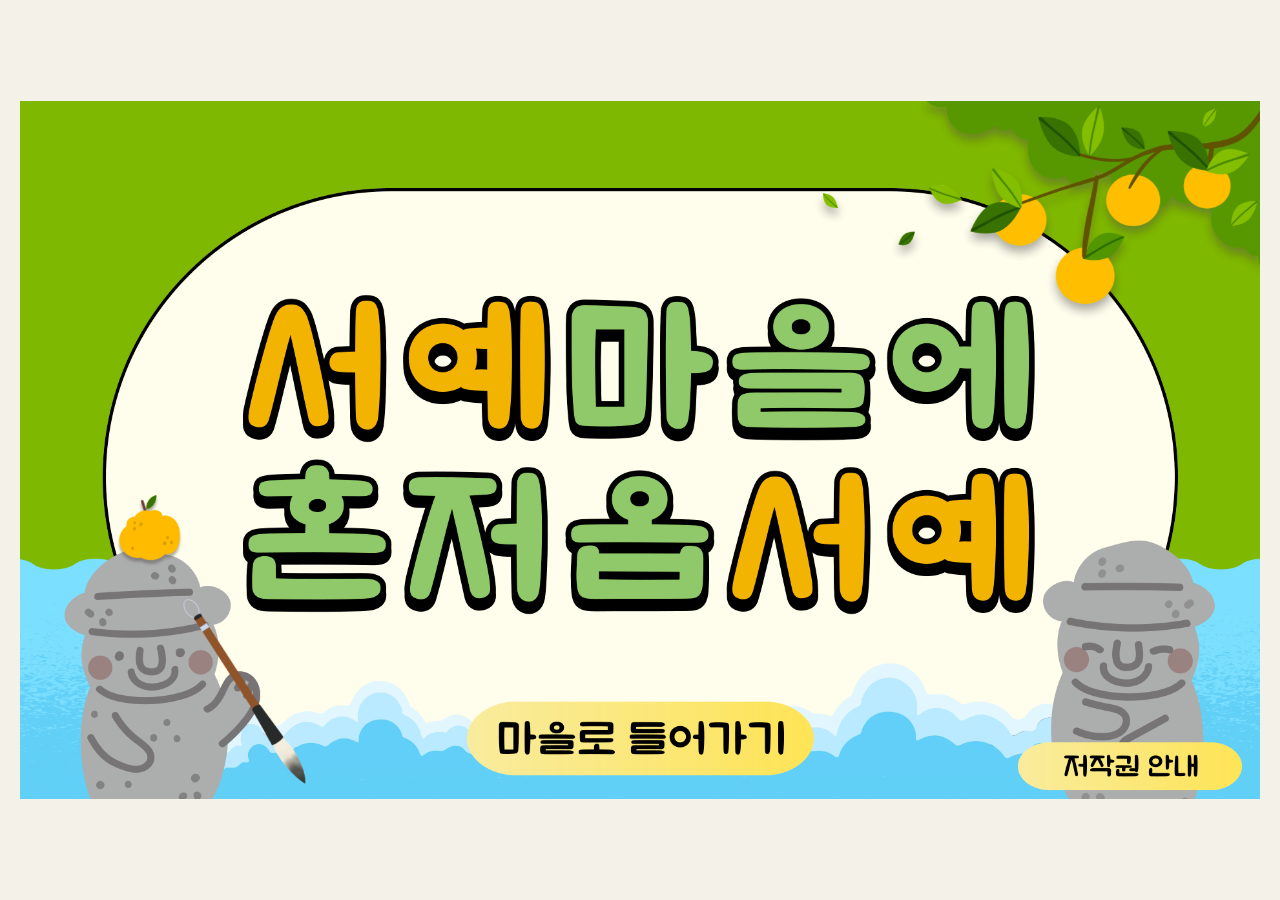
<file: index.html>
<!DOCTYPE html>
<html lang="ko">
<head>
    <meta charset="UTF-8">
    <meta name="viewport" content="width=device-width, initial-scale=1.0">
    <title>서예마을에 혼저옵서예 - 시작</title>
    <link rel="stylesheet" href="style.css">
</head>
<body class="title-screen">

    <div id="title-image-container">
        <a href="main.html" id="enter-village-link"></a>
        <a href="#" id="copyright-link"></a>
    </div>

    <div id="copyright-modal" class="modal-hidden">
        <div class="modal-content">
            <img src="images/copyright.png" alt="저작권 안내">
            <span id="close-copyright-modal" class="close-button">&times;</span>
        </div>

    </div>
    <script src="index.js"></script></body>
</html>
</file>
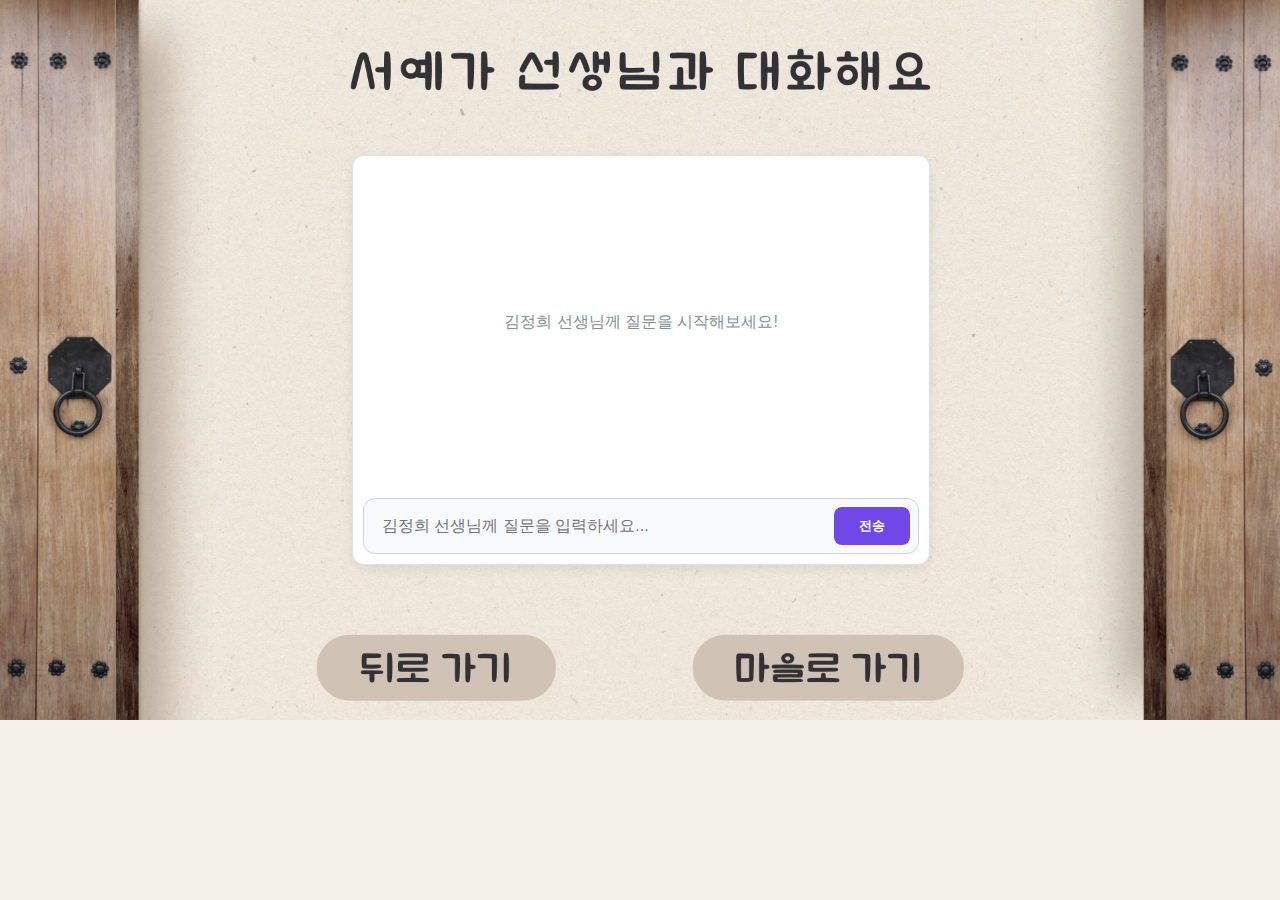
<file: chatbot.html>
<!DOCTYPE html>
<html lang="ko">
<head>
    <meta charset="UTF-8">
    <meta name="viewport" content="width=device-width, initial-scale=1.0">
    <title>서예가의 집 - 서예마을에 혼저옵서예</title>
    <link rel="stylesheet" href="style.css">
</head>
<body class="content-screen">

    <div id="chat-background-container">
        <div class="chat-wrapper">
            <header class="page-header" id="chatbot-header">
                </header>
            <main class="chat-container">
                <div id="chat-window">
                    </div>
                <div class="chat-input-area">
                    <input type="text" id="user-input" placeholder="여기에 질문을 입력하세요.">
                    <button id="send-button">전송</button>
                </div>
            </main>
        </div>
    <a href="chatbot_select.html" id="click-back-from-chat"></a>
    <a href="main.html" id="click-village-from-chat"></a>
    </div>

    <script src="chatbot.js"></script>
</body>
</html>
</file>
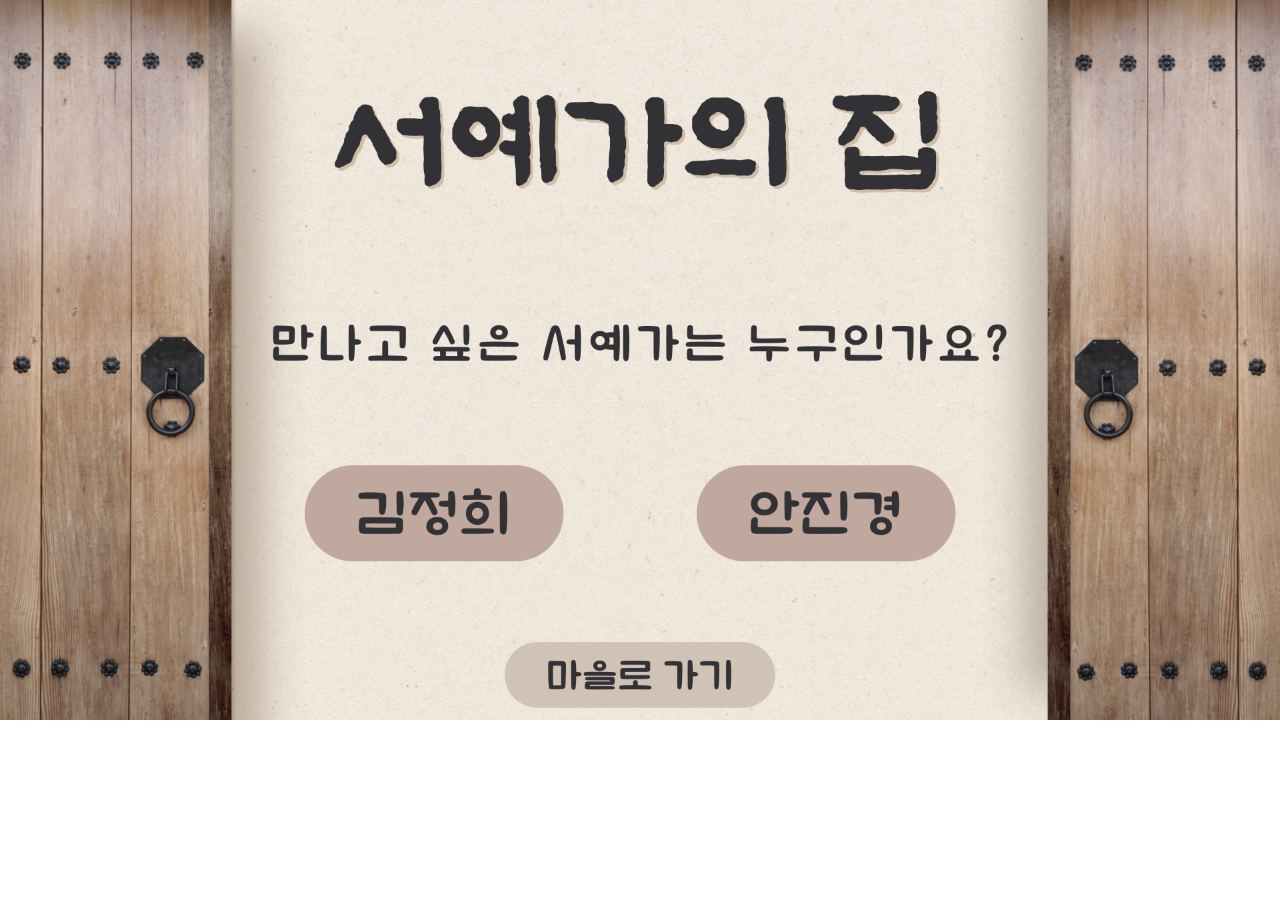
<file: chatbot_select.html>
<!DOCTYPE html>
<html lang="ko">
<head>
    <meta charset="UTF-8">
    <meta name="viewport" content="width=device-width, initial-scale=1.0">
    <title>서예가 선택 - 서예마을에 혼저옵서예</title>
    <link rel="stylesheet" href="style.css">
</head>
<body class="selection-screen">
    <div id="select-container-chatbot">
        <a href="chatbot.html?calligrapher=김정희" id="click-kim"></a>
        <a href="chatbot.html?calligrapher=안진경" id="click-an"></a>
        <a href="main.html" id="click-village-from-select"></a>
    </div>
</body>
</html>
</file>
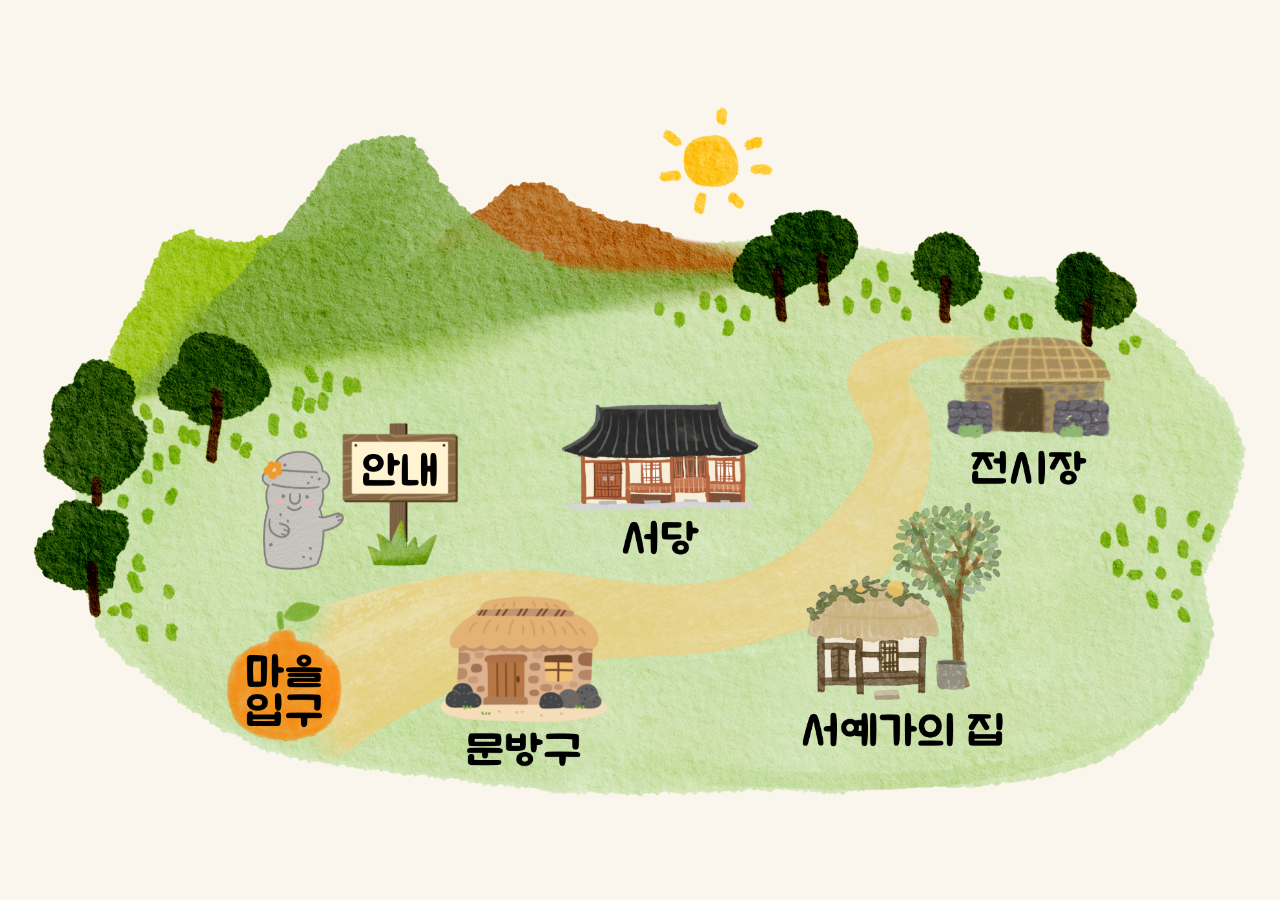
<file: main.html>
<!DOCTYPE html>
<html lang="ko">
<head>
    <meta charset="UTF-8">
    <meta name="viewport" content="width=device-width, initial-scale=1.0">
    <title>서예마을에 혼저옵서예</title>
    <link rel="stylesheet" href="style.css">
</head>
<body class="main-screen">

    <div id="village-container">
        <a href="index.html" id="click-village-entrance"></a> 
        <a href="#" id="click-guide"></a>
        <a href="#" id="click-stationery"></a>
        <a href="#" id="click-practice"></a>
        <a href="#" id="click-calligrapher-house"></a>
        <a href="#" id="click-gallery"></a>
    </div>

    <div id="guide-modal" class="modal-hidden">
        <div class="modal-content">
            <img src="images/map-guide.png" alt="서예마을 안내">
            <span id="close-modal-button">&times;</span>
        </div>
    </div>

    <script src="main.js"></script>
</body>
</html>
</file>
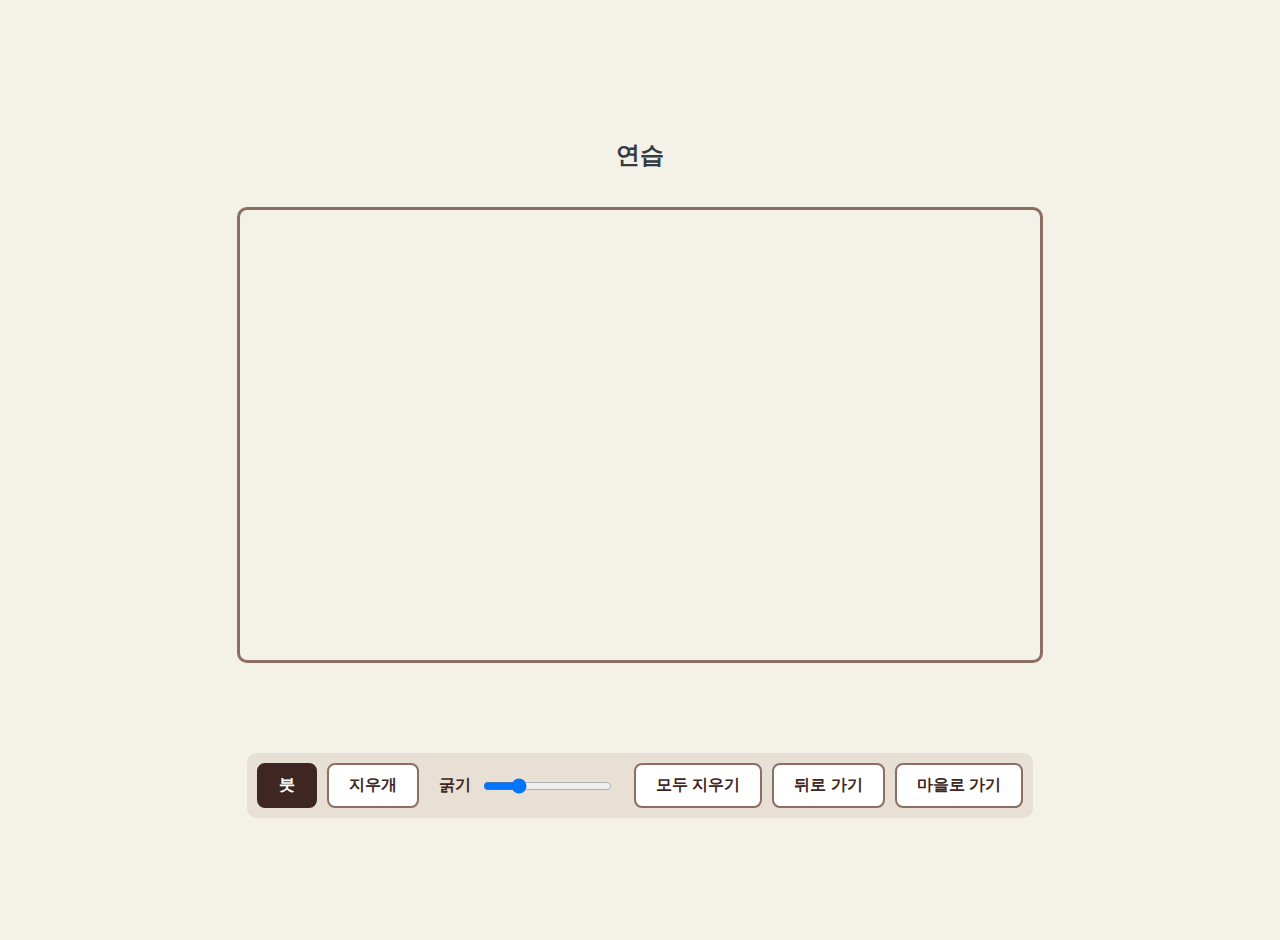
<file: practice_canvas.html>
<!DOCTYPE html>
<html lang="ko">
<head>
    <meta charset="UTF-8">
    <meta name="viewport" content="width=device-width, initial-scale=1.0, user-scalable=no">
    <title>연습하기 - 서예마을에 혼저옵서예</title>
    <link rel="stylesheet" href="style.css">
</head>
<body class="practice-screen">

    <header class="page-header">
        <h1 id="practice-title">연습</h1>
    </header>

<div class="practice-area">
    <div class="video-container">
        <iframe id="youtube-video" width="800" height="450" src="" title="YouTube video player" frameborder="0" allow="accelerometer; autoplay; clipboard-write; encrypted-media; gyroscope; picture-in-picture; web-share" allowfullscreen></iframe>
    </div>
    <main id="canvas-wrapper" class="canvas-wrapper"></main>
</div>

<div class="controls">
    <div class="tool-box">
        <button id="brush-button" class="tool-button active">붓</button>
        <button id="eraser-button" class="tool-button">지우개</button>
    </div>
    <div class="stroke-box">
        <label for="stroke-width">굵기</label>
        <input type="range" id="stroke-width" min="80" max="160" value="100">
    </div>
    <div class="function-box">
        <button id="clear-button">모두 지우기</button>
        <a href="stroke_practice_menu.html" class="home-button">뒤로 가기</a>
        <a href="main.html" class="home-button">마을로 가기</a>
    </div>
</div>

<script src="canvas_page.js"></script>
</body>
</html>
</file>
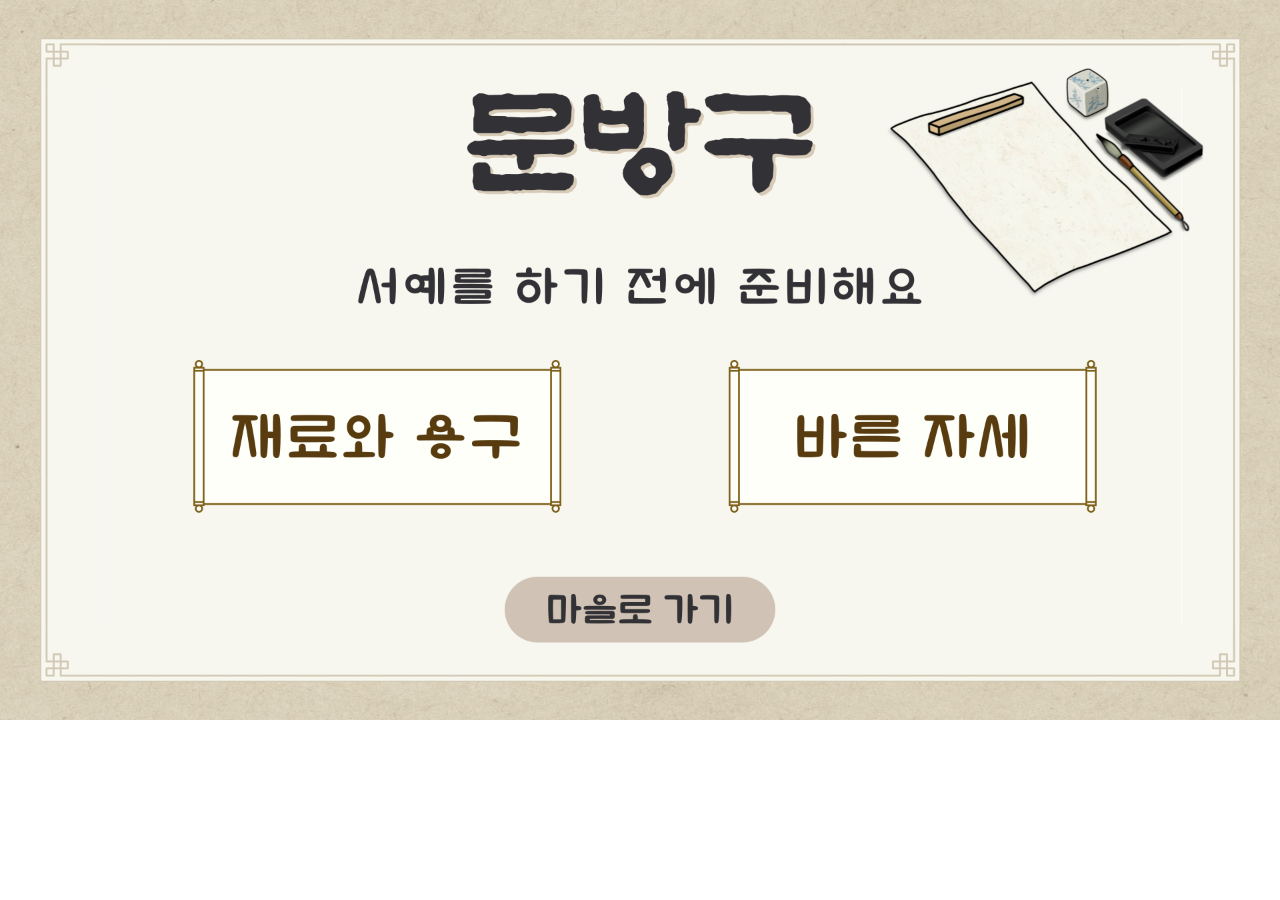
<file: stationery_menu.html>
<!DOCTYPE html>
<html lang="ko">
<head>
    <meta charset="UTF-8">
    <meta name="viewport" content="width=device-width, initial-scale=1.0">
    <title>문방구 - AI 서예 교실</title>
    <link rel="stylesheet" href="style.css">
</head>
<body class="selection-screen">
<div id="stationery-container">
    <a href="stationery_tools.html" id="click-tools"></a>
    <a href="stationery_posture.html" id="click-posture"></a>
    <a href="main.html" id="click-back-to-village"></a>
</div>
</body>
</html>
</file>
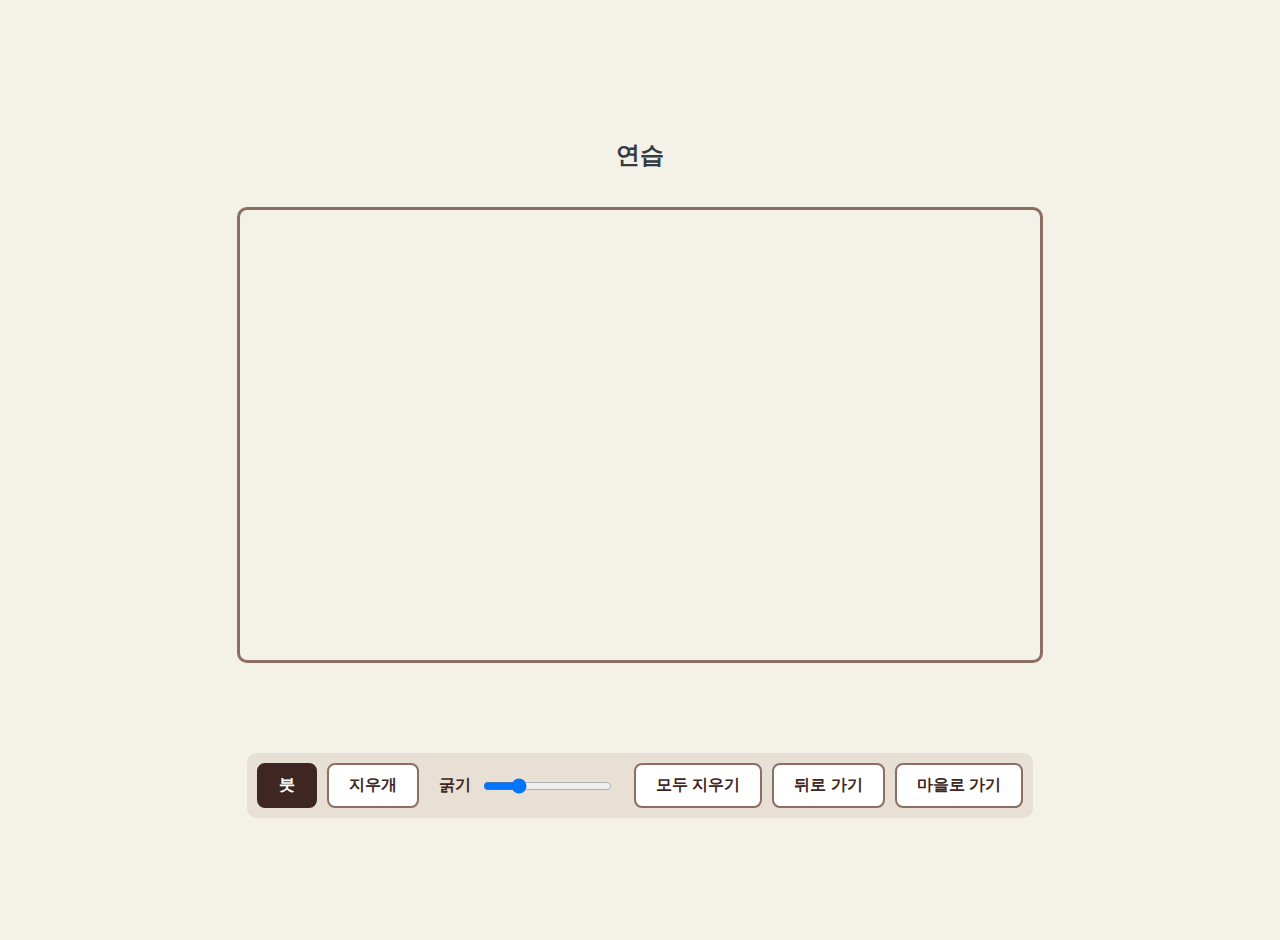
<file: word_practice_canvas.html>
<!DOCTYPE html>
<html lang="ko">
<head>
    <meta charset="UTF-8">
    <meta name="viewport" content="width=device-width, initial-scale=1.0, user-scalable=no">
    <title>글자 연습하기 - 서예마을에 혼저옵서예</title>
    <link rel="stylesheet" href="style.css">
</head>
<body class="practice-screen">

    <header class="page-header">
        <h1 id="practice-title">연습</h1>
    </header>

<div class="practice-area">
        <div class="video-container">
            <iframe id="youtube-video" width="800" height="450" src="" title="YouTube video player" frameborder="0" allow="accelerometer; autoplay; clipboard-write; encrypted-media; gyroscope; picture-in-picture; web-share" allowfullscreen></iframe>
        </div>
        <main id="canvas-wrapper" class="canvas-wrapper"></main>
    </div>

    <div class="controls">
        <div class="tool-box">
            <button id="brush-button" class="tool-button active">붓</button>
            <button id="eraser-button" class="tool-button">지우개</button>
        </div>
        <div class="stroke-box">
            <label for="stroke-width">굵기</label>
            <input type="range" id="stroke-width" min="80" max="160" value="100">
        </div>
        <div class="function-box">
            <button id="clear-button">모두 지우기</button>
            <a href="word_practice_menu.html" class="home-button">뒤로 가기</a>
            <a href="main.html" class="home-button">마을로 가기</a>
        </div>
    </div>

    <script src="word_canvas_page.js"></script>
</body>
</html>
</file>
<file: style.css>
/* 기본 스타일 및 공통 설정 */
body {
    font-family: 'Malgun Gothic', sans-serif;
    text-align: center;
    margin: 0;
    padding: 0;
}

/* 1. 타이틀 화면 스타일 (이미지 맵 방식으로 수정) */
.title-screen {
    background-color: #f4f1e9;
    display: flex;
    justify-content: center;
    align-items: center;
    height: 100vh;
    padding: 20px;
    box-sizing: border-box;
}

#title-image-container {
    position: relative;
    width: 100%;
    max-width: 1600px; /* 최대 너비 설정 */
    aspect-ratio: 1920 / 1080; /* 이미지 비율 유지 */
    background-image: url('images/title.png'); /* title.png를 사용하도록 경로 설정 */
    background-size: contain;
    background-position: center;
    background-repeat: no-repeat;
}

/* 타이틀 화면의 클릭 영역 공통 스타일 */
#title-image-container a {
    position: absolute;
    display: block;
    /* border: 2px solid red;  위치 조절 시 확인용 */
}

/* '마을로 들어가기' 링크 위치 */
#enter-village-link {
    top: 86%;
    left: 36%;
    width: 27.5%;
    height: 10%;
}

/* '저작권 안내' 링크 위치 */
#copyright-link {
    top: 92%;
    left: 81%;
    width: 17%;
    height: 6%;
}

/* 2. 메인 화면 스타일 (이미지 맵 방식으로 수정) */
.main-screen {
    background-color: #FAF6ED; /* 이미지 배경과 비슷한 색 */
    min-height: 100vh;
    display: flex;
    align-items: center;
    justify-content: center;
    padding: 20px;
    box-sizing: border-box;
}

/* 마을 지도 컨테이너 (수정된 부분) */
#village-container {
    position: relative;
    width: 100%; /* 너비를 화면에 꽉 채우되, */
    max-width: 1600px; /* 너무 커지지는 않도록 최대 너비 제한 */
    aspect-ratio: 16 / 9; /* 이미지의 가로세로 비율 유지 (1920/1080 = 16/9) */
    background-image: url('images/map.png');
    background-size: contain;
    background-repeat: no-repeat;
    background-position: center;
}

/* 모든 클릭 영역의 공통 스타일 */
#village-container a {
    position: absolute; /* 컨테이너를 기준으로 위치 지정 */
    display: block;
    /* border: 2px solid red;  위치 조절 시 확인을 위해 임시로 사용 */
}

/* 각 클릭 영역의 위치와 크기 설정 (top, left, width, height) */
/* 이 값들은 이미지 크기에 맞춰 조절할 수 있습니다. */

#click-village-entrance {
    left: 16.5%; top: 77%; width: 9%; height: 14%;
}

#click-guide {
    left: 26%; top: 47%; width: 9%; height: 14%;
}
#click-stationery {
    left: 35%; top: 71%; width: 11%; height: 24%;
}
#click-practice {
    left: 45%; top: 44%; width: 13%; height: 20%;
}
#click-calligrapher-house {
    left: 64%; top: 68%; width: 13%; height: 24%;
}
#click-gallery {
    left: 75%; top: 34%; width: 13%; height: 20%;
}

/* 3. 안내판 및 안내 화면(모달) 스타일 */
#info-board {
    position: fixed;
    bottom: 20px;
    left: 20px;
    cursor: pointer;
    transition: transform 0.2s;
}

#info-board:hover {
    transform: scale(1.1);
}

#info-board img {
    width: 80px;
    height: auto;
}

.modal-overlay {
    position: fixed;
    top: 0;
    left: 0;
    width: 100%;
    height: 100%;
    background-color: rgba(0, 0, 0, 0.7);
    display: flex;
    justify-content: center;
    align-items: center;
    z-index: 1000;
}

.modal-hidden {
    display: none;
}

.modal-content {
    position: relative;
    background-color: transparent;
    padding: 0;
    max-width: 80vw;
    max-height: 80vh;
}

.modal-content img {
    display: block;
    width: 100%;
    height: 100%;
    object-fit: contain;
}

#close-modal-button {
    position: absolute;
    top: -15px;
    right: -15px;
    width: 40px;
    height: 40px;
    background-color: white;
    border-radius: 50%;
    color: #333;
    font-size: 2em; /* 요청하신 대로 2em으로 수정 */
    font-weight: bold;
    cursor: pointer;
    box-shadow: 0 2px 5px rgba(0,0,0,0.2);

    /* 정중앙 정렬을 위한 Flexbox 속성 */
    display: flex;
    align-items: center; /* 세로 중앙 정렬 */
    justify-content: center; /* 가로 중앙 정렬 */
}

/* 4. 연습장 화면 공통 스타일 */
.practice-screen {
    background-color: #f4f1e9;
    color: #3e2723;
    display: flex;
    flex-direction: column;
    align-items: center;
    justify-content: center;
    min-height: 100vh;
    padding: 20px 0;
}

.controls {
    margin-top: 20px;
    display: flex;
    flex-wrap: wrap;
    justify-content: center;
    align-items: center;
    gap: 20px;
    padding: 10px;
    background-color: #e8e0d4;
    border-radius: 10px;
}

.tool-box, .stroke-box, .function-box {
    display: flex;
    align-items: center;
    gap: 10px;
}

.stroke-box label {
    font-weight: bold;
}

.tool-button, .function-box button, .home-button {
    padding: 10px 20px;
    font-size: 1em;
    font-weight: bold;
    color: #3e2723;
    background-color: #fff;
    border: 2px solid #8d6e63;
    border-radius: 8px;
    cursor: pointer;
    text-decoration: none;
    transition: background-color 0.3s, color 0.3s;
}

.tool-button:hover, .function-box button:hover, .home-button:hover {
    background-color: #5d4037;
    color: white;
}

.tool-button.active {
    background-color: #3e2723;
    color: white;
    border-color: #3e2723;
}

/* 5. 챗봇, 선택화면 스타일 */
.selection-screen {
    display: flex;
    flex-direction: column;
    align-items: center;
    justify-content: center;
}
.chatbot-screen {
    background-color: #f8f9fa;
    color: #212529;
}
.page-header {
    margin-bottom: 20px;
    text-align: center;
}
.page-header h1 {
    font-size: 1.5em;
    line-height: 1.4;
    color: #343a40;
}
.chat-container {
    width: 100%;
    max-width: 700px;
    height: 70vh;
    display: flex;
    flex-direction: column;
    background-color: white;
    border: 1px solid #dee2e6;
    border-radius: 12px;
    box-shadow: 0 4px 12px rgba(0,0,0,0.08);
    margin-bottom: 20px;
}
#chat-window {
    flex-grow: 1;
    overflow-y: auto;
    padding: 20px;
    display: flex;
    flex-direction: column;
    gap: 15px;
}
#chat-window .initial-message {
    color: #868e96;
    text-align: center;
    margin: auto;
}
.chat-message {
    padding: 12px 18px;
    border-radius: 18px;
    max-width: 80%;
    line-height: 1.6;
    word-wrap: break-word;
}
.chat-message.user {
    background-color: #e7f5ff;
    align-self: flex-end;
}
.chat-message.bot {
    background-color: #d7f9e9;
    align-self: flex-start;
}
.chat-input-area {
    display: flex;
    padding: 8px;
    margin: 10px;
    border: 1px solid #ced4da;
    border-radius: 12px;
}
#user-input {
    flex-grow: 1;
    border: none;
    padding: 10px;
    font-size: 1em;
    background-color: transparent;
}
#user-input:focus {
    outline: none;
}
#send-button {
    background-color: #7048e8;
    color: white;
    border: none;
    padding: 0 25px;
    border-radius: 8px;
    cursor: pointer;
}

/* 6. 선택 화면 스타일 */
.selection-container {
    display: flex;
    flex-direction: column;
    align-items: center;
}
.selection-container h2 {
    margin-bottom: 40px;
    font-size: 1.8em;
}
.selection-buttons {
    display: flex;
    gap: 20px;
    margin-bottom: 60px;
}
.select-button {
    padding: 20px 40px;
    border-radius: 50px;
    font-size: 1.2em;
    font-weight: bold;
    text-decoration: none;
    color: white;
    border: none;
    cursor: pointer;
}
.select-button.kim { background-color: #4c6ef5; }
.select-button.an { background-color: #be4bdb; }


/* 7. 연습장 메뉴 및 레이아웃 스타일 */
.menu-buttons {
    display: flex;
    flex-direction: column;
    gap: 15px;
    margin-bottom: 40px;
    width: 300px;
}
.menu-button {
    padding: 15px 20px;
    border-radius: 10px;
    background-color: #fff;
    color: #3e2723;
    text-decoration: none;
    font-size: 1.2em;
    font-weight: bold;
    border: 2px solid #8d6e63;
}
.practice-area {
    display: flex;
    flex-direction: column; /* 이 속성이 영상과 캔버스를 세로로 배치합니다. */
    justify-content: center;
    align-items: center;
    gap: 30px;
    margin-bottom: 20px;
}
.video-container, .canvas-container {
    border: 3px solid #8d6e63;
    border-radius: 10px;
    overflow: hidden;
}
.video-container {
    margin-bottom: 20px;
    line-height: 0;
}
#drawing-canvas {
    display: block;
    background-color: white;
    background-image: url('images/guide-lines.png');
    background-size: 100% 100%;
    background-repeat: no-repeat;
    touch-action: none;
}

/* 8. 2x2 캔버스 그리드 스타일 */
.canvas-grid {
    display: grid;
    grid-template-columns: repeat(2, 1fr);
    grid-template-rows: repeat(2, 1fr);
    gap: 20px;
    margin-bottom: 20px;
}
.canvas-grid canvas {
    border: 2px solid #adb5bd;
    border-radius: 8px;
    background-color: white;
    background-image: url('images/guide-lines.png');
    background-size: 100% 100%;
    background-repeat: no-repeat;
    touch-action: none;
}

/* 5. 챗봇 화면 스타일 */
.chatbot-screen {
    background-color: #f8f9fa;
    color: #212529;
    display: flex;
    flex-direction: column;
    align-items: center;
    justify-content: center; /* 화면 중앙 정렬 */
    min-height: 100vh;
    padding: 20px;
    box-sizing: border-box;
}

.page-header {
    margin-bottom: 20px;
    text-align: center;
}

.page-header h1 {
    font-size: 1.5em;
    line-height: 1.4;
    color: #343a40;
}

.chat-container {
    width: 100%;
    max-width: 700px;
    height: 70vh;
    display: flex;
    flex-direction: column;
    background-color: white;
    border: 1px solid #dee2e6;
    border-radius: 12px;
    box-shadow: 0 4px 12px rgba(0,0,0,0.08);
    margin-bottom: 20px;
}

#chat-window {
    flex-grow: 1;
    overflow-y: auto;
    padding: 20px;
    display: flex;
    flex-direction: column;
    gap: 15px;
}

.chat-message {
    padding: 12px 18px;
    border-radius: 18px;
    max-width: 80%;
    line-height: 1.6;
    word-wrap: break-word;
}

.chat-message strong {
    display: block;
    font-weight: bold;
    margin-bottom: 6px;
    font-size: 0.9em;
    color: #495057;
}

.chat-message p {
    margin: 0;
}

.chat-message.user {
    background-color: #e7f5ff;
    align-self: flex-end;
    text-align: left; /* 텍스트는 좌측 정렬 */
}

.chat-message.user strong {
    text-align: right; /* '나' 이름표만 우측 정렬 */
}

.chat-message.bot {
    background-color: #d7f9e9;
    align-self: flex-start;
    text-align: left; /* 텍스트 좌측 정렬 (기본값) */
}

.chat-input-area {
    display: flex;
    padding: 8px;
    margin: 10px;
    border: 1px solid #ced4da;
    border-radius: 12px;
    background-color: #f8f9fa;
}

#user-input {
    flex-grow: 1;
    border: none;
    padding: 10px;
    font-size: 1em;
    background-color: transparent;
}

#user-input:focus {
    outline: none;
}

#send-button {
    background-color: #7048e8;
    color: white;
    border: none;
    padding: 0 25px;
    border-radius: 8px;
    cursor: pointer;
    font-weight: bold;
    transition: background-color 0.2s;
}

#send-button:hover {
    background-color: #5f3dc4;
}

/* --- 10. 문방구 콘텐츠 페이지 스타일 --- */
.content-screen {
    background-color: #f4f1e9;
    color: #3e2723;
    padding: 0;
}

.tool-grid {
    display: grid;
    grid-template-columns: repeat(auto-fit, minmax(250px, 1fr));
    gap: 25px;
    max-width: 900px;
    margin: 20px auto;
}

.tool-item {
    background-color: white;
    border: 1px solid #ddd;
    border-radius: 8px;
    padding: 20px;
    box-shadow: 0 2px 5px rgba(0,0,0,0.05);
}

.tool-item img {
    width: 100%;
    height: auto;
    border-radius: 4px;
    margin-bottom: 15px;
}

.tool-item h3 {
    margin-top: 0;
}

.posture-guide {
    background-color: white;
    border: 1px solid #ddd;
    border-radius: 8px;
    padding: 30px;
    max-width: 700px;
    margin: 20px auto;
    box-shadow: 0 2px 5px rgba(0,0,0,0.05);
}

.posture-guide img {
    max-width: 100%;
    border-radius: 4px;
    margin-bottom: 25px;
}

.posture-guide ul {
    list-style-type: none;
    padding: 0;
    text-align: left;
    font-size: 1.2em;
    line-height: 1.8;
}

.posture-guide li {
    margin-bottom: 15px;
}

/* --- 11. 미술관 갤러리 스타일 --- */
.gallery-grid {
    position: absolute;
    top: 30%;
    left: 50%;
    transform: translateX(-50%);
    width: 75%; /* 전체적인 크기를 조절하고 싶으면 이 값을 조절하세요 */
    display: grid;
    grid-template-columns: repeat(3, 1fr);
    gap: 15px;
    padding: 0;
    margin: 0;
}

/* 갤러리 이미지 아이템 */
.gallery-item {
    width: 100%;
    aspect-ratio: 1 / 1; /* 이미지를 1:1 정사각형 비율로 강제 */
    object-fit: cover;
    border-radius: 8px;
    cursor: pointer;
    transition: transform 0.2s, box-shadow 0.2s;
}

.gallery-item:hover {
    transform: scale(1.05);
    box-shadow: 0 8px 15px rgba(0,0,0,0.1);
}

/* 이미지 확대 모달 스타일 */
#image-modal .close-button {
    position: absolute;
    top: 20px;
    right: 30px;
    font-size: 2.2em;
    color: black;
    cursor: pointer;
}

#modal-image {
    max-width: 90vw;
    max-height: 85vh;
    border-radius: 4px;
    box-shadow: 0 10px 30px rgba(0,0,0,0.3);
}

/* --- AI 분석 페이지 단어 선택 메뉴 스타일 --- */
#word-select {
    padding: 8px 12px;
    font-size: 1em;
    border: 2px solid #8d6e63;
    border-radius: 8px;
    background-color: white;
    margin-right: 10px;
}

/* --- AI 분석 페이지 업로드 영역 스타일 --- */
.upload-area {
    width: 100%;
    max-width: 500px;
    margin: 0 auto 20px; /* 좌우 마진을 auto로 설정하여 가운데 정렬 */
}

#image-preview-box {
    width: 100%;
    aspect-ratio: 1 / 1; /* 1:1 정사각형 비율 유지 */
    height: auto; /* 높이는 비율에 맞게 자동 조절 */
    border: 3px dashed #adb5bd;
    border-radius: 12px;
    display: flex;
    justify-content: center;
    align-items: center;
    background-color: #f1f3f5;
    position: relative;
    overflow: hidden; /* 내부 이미지가 넘치지 않도록 */
}

#image-preview {
    max-width: 100%;
    max-height: 100%;
    object-fit: contain;
}

#preview-text {
    color: #868e96;
    font-weight: bold;
}

.hidden {
    display: none;
}

/* --- 팝업 X버튼 스타일 (수정) --- */
.close-button {
    position: absolute;
    top: -15px;
    right: -15px;
    width: 40px;
    height: 40px;
    background-color: white;
    border-radius: 50%; /* 원 모양 */
    color: #333;
    font-size: 2em;
    font-weight: bold;
    cursor: pointer;
    box-shadow: 0 2px 5px rgba(0,0,0,0.2);
    
    /* X 표시를 원의 정중앙에 위치시키는 코드 */
    display: flex;
    align-items: center;
    justify-content: center;
}

/* --- 12. 문방구 메뉴 이미지 맵 스타일 --- */
.selection-screen {
    padding: 0; /* 이미지 맵 페이지는 여백 제거 */
}

#stationery-container {
    position: relative;
    width: 100%;
    max-width: 1600px;
    aspect-ratio: 1920 / 1080; /* 이미지 비율 */
    background-image: url('images/stationery.png');
    background-size: contain;
    background-position: center;
    background-repeat: no-repeat;
}

#stationery-container a {
    position: absolute;
    display: block;
    /* border: 2px solid red;  위치 조절 시 확인용 */
}

/* '재료와 용구' 링크 위치 */
#click-tools {
    top: 52%;
    left: 15%;
    width: 28.5%;
    height: 17%;
}

/* '바른 자세' 링크 위치 */
#click-posture {
    top: 52%;
    left: 57%;
    width: 28.5%;
    height: 17%;
}

/* '마을로 돌아가기' 링크 위치 */
#click-back-to-village {
    top: 80%;
    left: 40%;
    width: 20%;
    height: 8.5%;
}

/* --- 12. AI 분석 페이지 좌우 분할 레이아웃 --- */
.analysis-container {
    display: flex;
    gap: 30px;
    width: 100%;
    max-width: 1200px;
    margin-bottom: 20px;
    align-items: stretch; /* 두 영역의 높이를 같게 */
    margin-left: auto; 
    margin-right: auto; 
}

.preview-panel, .feedback-panel {
    flex: 1; /* 왼쪽과 오른쪽 영역이 1:1 비율을 갖도록 */
    display: flex;
    flex-direction: column;
}

.feedback-panel {
    background-color: white;
    border: 1px solid #ddd;
    border-radius: 8px;
    padding: 30px;
    text-align: left;
    justify-content: center;
}

/* --- 13. AI 분석 페이지 신규 레이아웃 --- */
.analysis-background-container {
    position: relative;
    width: 100%; /* 너비를 꽉 채우되 */
    max-width: 1600px; /* 최대 너비는 1600px로 제한 */
    aspect-ratio: 1920 / 1080; /* 16:9 비율 유지 */
    margin: auto; /* 페이지 중앙 정렬 */
    background-image: url('images/practice_ai.png');
    background-size: contain; /* 이미지가 잘리지 않고 모두 보이도록 수정 */
    background-position: center;
    background-repeat: no-repeat;
    display: flex;
    align-items: center;
    justify-content: center;
}

/* 기존 analysis-container를 절대 위치로 변경 및 크기/위치 조절 */
.analysis-container {
    position: absolute;
    top: 25%;
    width: 70%;
    height: 55%;
    max-width: 1000px;
    margin: 0;
    /* 반투명 배경을 추가하여 콘텐츠가 잘 보이게 할 수 있습니다. */
    background-color: rgba(255, 255, 255, 0.7);
    border-radius: 12px;
    padding: 20px;
    box-sizing: border-box;

}

/* 클릭 가능한 버튼 영역들 */
#click-back-analysis, #click-village-analysis {
    position: absolute;
    display: block;
    /* border: 2px solid red;  위치 조절 시 확인용 */ 
}

#click-back-analysis {
    top: 88%;
    left: 26.7%;
    width: 18.5%;
    height: 9%;
}

#click-village-analysis {
    top: 88%;
    left: 52%;
    width: 21%;
    height: 9%;
}

/* --- 14. 서당(연습장) 메뉴 이미지 맵 스타일 (수정) --- */
#practice-select-container, #stroke-menu-container, #word-menu-container {
    position: relative;
    width: 100%;
    max-width: 1600px;
    aspect-ratio: 1920 / 1080;
    margin: auto;
    background-size: contain;
    background-position: center;
    background-repeat: no-repeat;
}

#practice-select-container { background-image: url('images/practice_select.png'); }
#stroke-menu-container { background-image: url('images/practice_stroke.png'); }
#word-menu-container { background-image: url('images/practice_word.png'); }

#practice-select-container a, #stroke-menu-container a, #word-menu-container a {
    position: absolute;
    display: block;
    /* border: 2px solid red; 위치 확인시 */
}

/* practice_select.png 클릭 영역 */
#click-stroke { top: 40%; left: 20.5%; width: 15.7%; height: 33%; }
#click-word { top: 40%; left: 42%; width: 15.7%; height: 33%; }
#click-ai-analysis { top: 40%; left: 63.5%; width: 15.7%; height: 33%; }
#click-village-from-practice { top: 86.5%; left: 39.5%; width: 21%; height: 8.5%; }

/* practice_stroke.png 클릭 영역 (새로운 좌표) */
#click-straight-1 { top: 31.2%; left: 14.2%; width: 17.6%; height: 14.6%; }
#click-straight-2 { top: 31.2%; left: 36.5%; width: 17.6%; height: 14.6%; }
#click-bent-1 { top: 66.3%; left: 14.2%; width: 17.6%; height: 14.6%; }
#click-bent-2 { top: 66.3%; left: 36.5%; width: 17.6%; height: 14.6%; }
#click-slanted { top: 31.2%; left: 67.5%; width: 17.6%; height: 14.6%; }
#click-curved { top: 66.3%; left: 67.5%; width: 17.6%; height: 14.6%; }
#click-back-from-stroke { top: 88%; left: 26.7%; width: 18.5%; height: 8.8%; }
#click-village-from-stroke { top: 88%; left: 52%; width: 21%; height: 8.8%; }

/* practice_word.png 클릭 영역 */
#click-word-tree { top: 31%; left: 12%; width: 20.2%; height: 33%; }
#click-word-sound { top: 31%; left: 39.2%; width: 20.2%; height: 33%; }
#click-word-sky { top: 31%; left: 66.5%; width: 20%; height: 33%; }
#click-back-from-word { top: 88%; left: 26.7%; width: 18.5%; height: 8.8%; }
#click-village-from-word { top: 88%; left: 52%; width: 21%; height: 8.8%; }


/* --- 15. 서예가 선택 화면 이미지 맵 스타일 --- */
#select-container-chatbot {
    position: relative;
    width: 100%;
    max-width: 1600px;
    aspect-ratio: 1920 / 1080;
    margin: auto;
    background-image: url('images/chatbot_select.png');
    background-size: contain;
    background-position: center;
    background-repeat: no-repeat;
}

#select-container-chatbot a {
    position: absolute;
    display: block;
    /* border: 2px solid red; 위치 변경시*/
}

#click-kim { top: 64.4%; left: 23.7%; width: 20%; height: 13%; }
#click-an { top: 64.4%; left: 54.5%; width: 20%; height: 13%; }
#click-village-from-select { top: 89%; left: 39.5%; width: 20.8%; height: 9%; }


/* --- 16. 챗봇 화면 배경 및 레이아웃 스타일 --- */
#chat-background-container {
    position: relative;
    width: 100%;
    max-width: 1600px;
    aspect-ratio: 1920 / 1080;
    margin: auto;
    background-image: url('images/chatbot.png');
    background-size: contain;
    background-position: center;
    background-repeat: no-repeat;
}

.chat-wrapper {
    position: absolute;
    top: 50%;
    left: 50%;
    transform: translate(-50%, -50%);
    width: 45%;
    height: 80%; 
    max-height: 50vh; /* 화면 높이의 50%를 넘지 않도록 제한 */
    display: flex;
    flex-direction: column;
}

/* 챗봇 화면의 뒤로가기/마을가기 버튼 위치 */
#chat-background-container a {
    position: absolute;
    display: block;
    /* border: 2px solid red;  위치 변경시 */
}

#click-back-from-chat {
    top: 88%;
    left: 24.6%;
    width: 18.5%;
    height: 9%;
}

#click-village-from-chat {
    top: 88%;
    left: 54.2%;
    width: 20.8%;
    height: 9%;
}

/* --- 17. 미술관(전시장) 페이지 신규 레이아웃 --- */
#gallery-background-container {
    position: relative;
    width: 100%;
    max-width: 1600px;
    aspect-ratio: 1920 / 1080;
    margin: auto;
    background-image: url('images/gallery.png');
    background-size: contain;
    background-position: center;
    background-repeat: no-repeat;
}

/* 갤러리 그리드를 절대 위치로 변경 및 3x2 배열로 수정 */
.gallery-grid {
    position: absolute;
    top: 30%;
    left: 50%;
    transform: translateX(-50%);
    width: 80%;
    height: 55%;
    display: grid;
    grid-template-columns: repeat(3, 1fr); /* 3개의 열 */
    grid-template-rows: repeat(2, 1fr);    /* 2개의 행 */
    gap: 20px;
    padding: 0;
    margin: 0;
    overflow-y: auto; /* 세로 스크롤은 필요시 표시 */
    overflow-x: hidden; /* 가로 스크롤은 항상 숨김 */
}

/* 클릭 가능한 버튼 영역들 */
#gallery-background-container a {
    position: absolute;
    display: block;
    /* border: 2px solid red; */
}

#click-back-from-gallery { top: 88%; left: 26.7%; width: 18.5%; height: 8.8%; }

#click-village-from-gallery { top: 88%; left: 52%; width: 21%; height: 8.8%; }

/* --- 18. 문방구 상세 페이지 신규 레이아웃 --- */
#tools-background-container, #posture-background-container {
    position: relative;
    width: 100%;
    max-width: 1600px;
    aspect-ratio: 1920 / 1080;
    margin: auto;
    background-size: contain;
    background-position: center;
    background-repeat: no-repeat;
}

#tools-background-container { background-image: url('images/stationery_tools.png'); }
#posture-background-container { background-image: url('images/stationery_posture.png'); }

/* 콘텐츠 영역을 절대 위치로 변경 */
#tools-background-container .tool-grid, 
#posture-background-container .posture-guide {
    position: absolute;
    top: 21%;
    left: 50%;
    transform: translateX(-50%);
    width: 80%;
    height: 57%;
    overflow-y: auto; /* 내용이 많으면 스크롤 */
    margin: 0;
    padding: 20px;
    background-color: rgba(255, 255, 255, 0.7);
    border-radius: 12px;
}

/* 헤더 위치 조절 */
#tools-background-container .page-header, 
#posture-background-container .page-header {
    position: absolute;
    top: 10%;
    left: 50%;
    transform: translateX(-50%);
    width: 100%;
}

/* 클릭 가능한 버튼 영역들 */
#tools-background-container a, #posture-background-container a {
    position: absolute;
    display: block;
    /* border: 2px solid red; 위치 변경 시*/
}

#click-back-from-tools, #click-back-from-posture {
    top: 86%; left: 26.7%; width: 18.5%; height: 8.8%;
}

#click-village-from-tools, #click-village-from-posture {
    top: 86%; left: 52%; width: 21%; height: 8.8%;
}

/* --- 19. 동적 캔버스 래퍼 스타일 --- */
.canvas-wrapper {
    display: flex;
    justify-content: center;
    gap: 20px;
    flex-wrap: wrap; /* 캔버스가 많아지면 줄바꿈 */
}

.canvas-wrapper canvas {
    border: 2px solid #adb5bd;
    border-radius: 8px;
    background-color: white;
    background-size: 100% 100%;
    background-repeat: no-repeat;
    touch-action: none;
}
</file>
